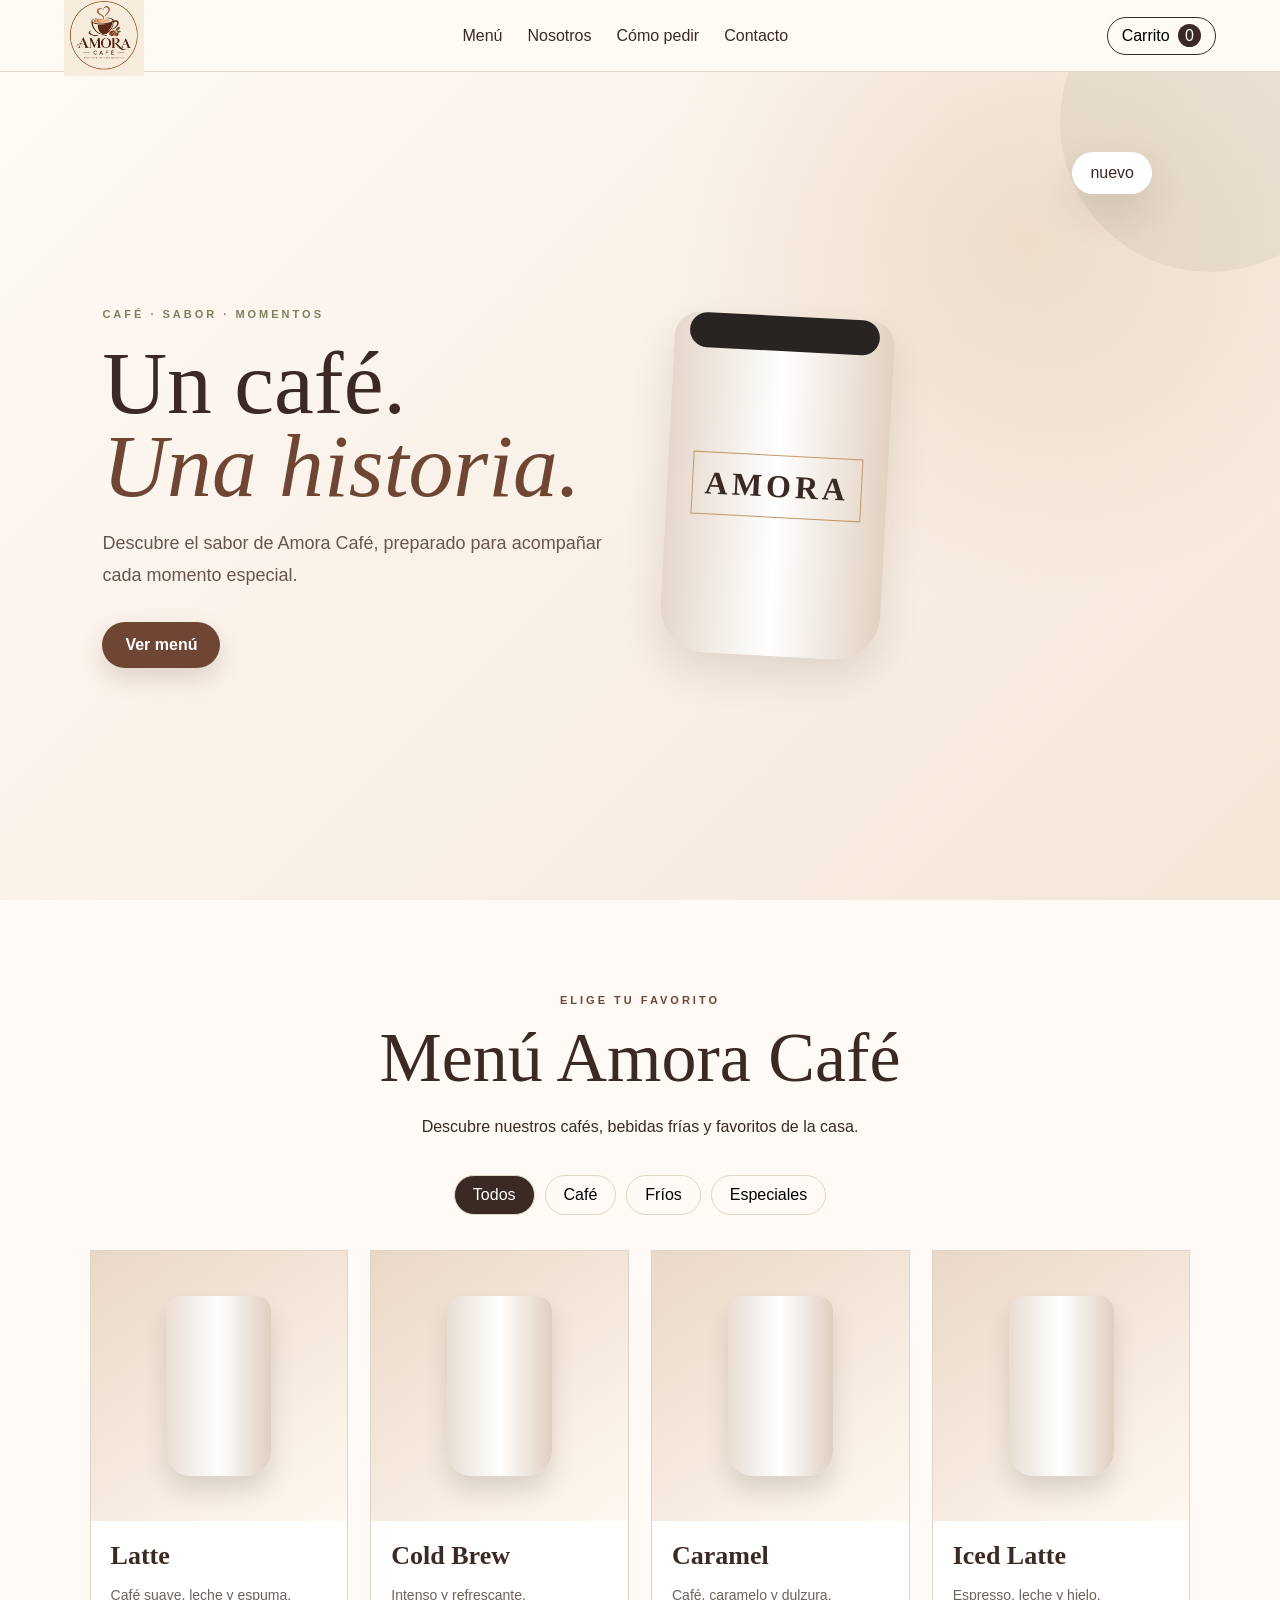
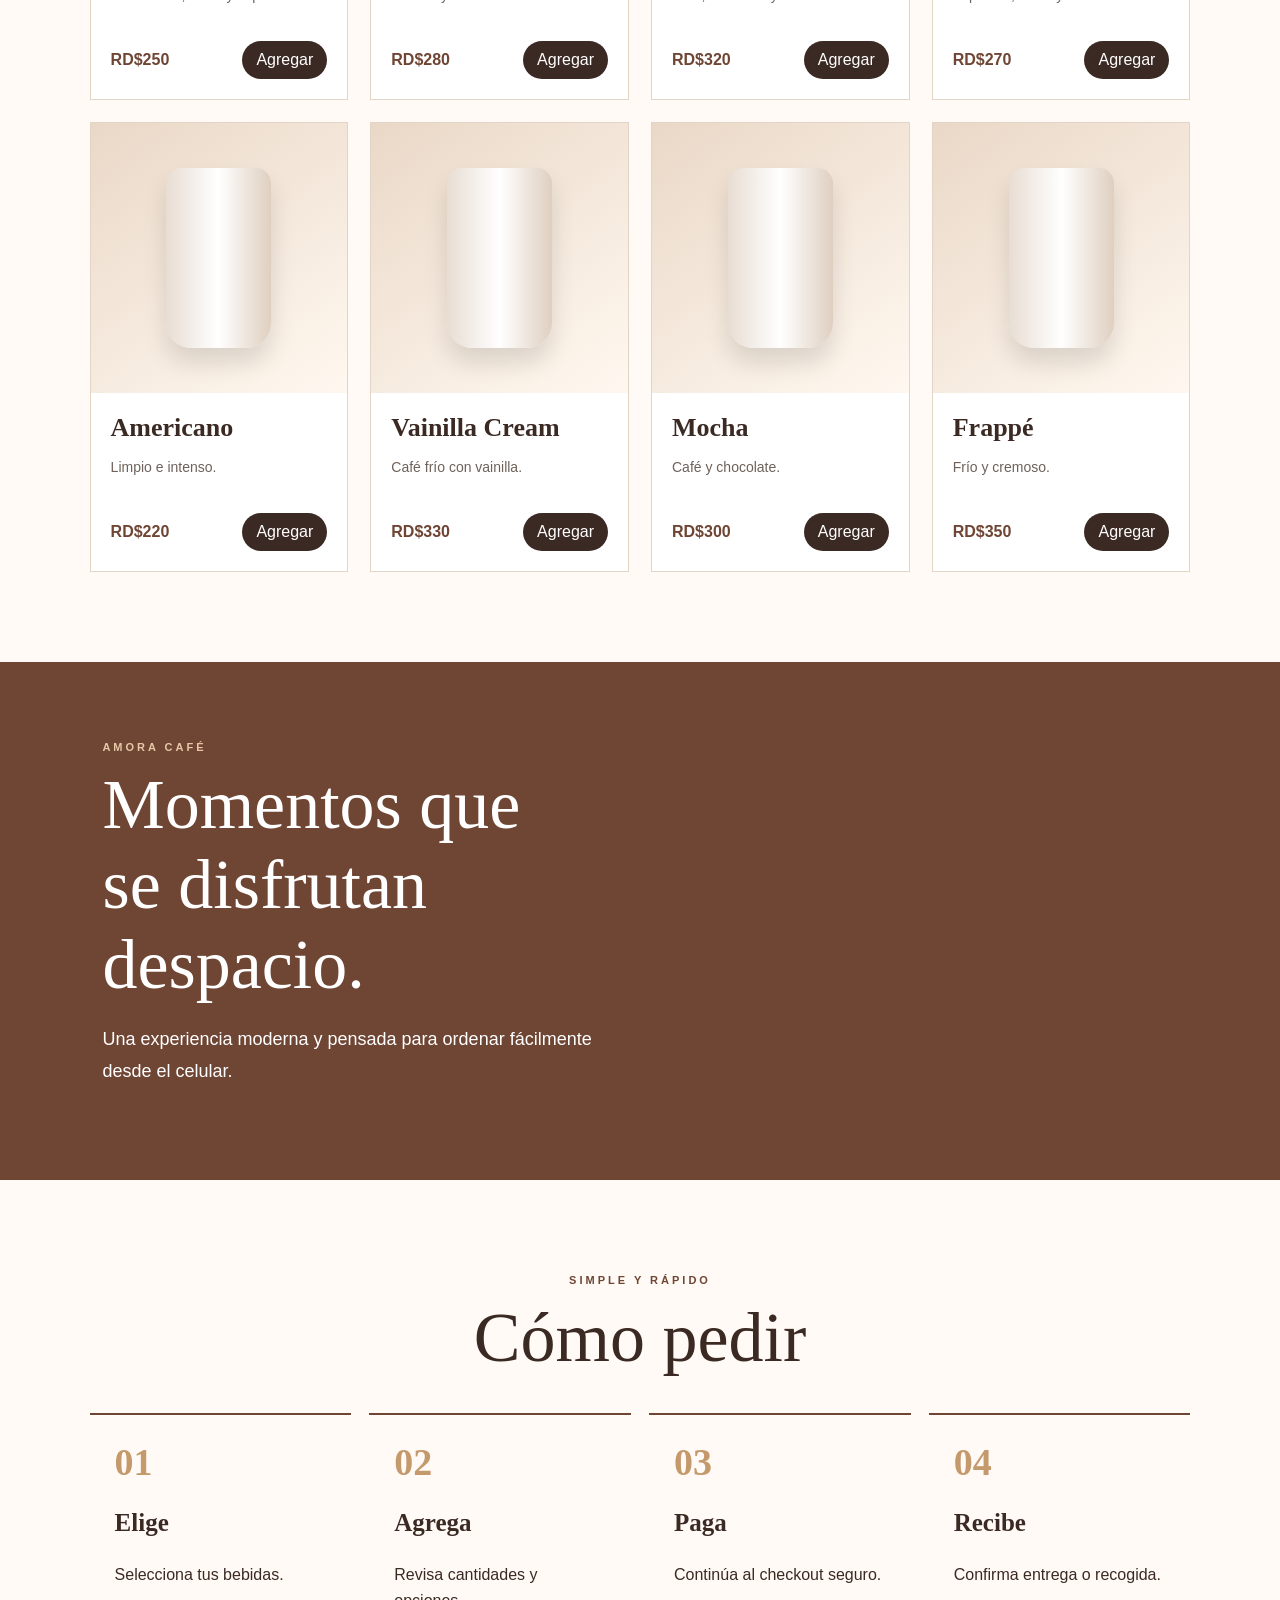
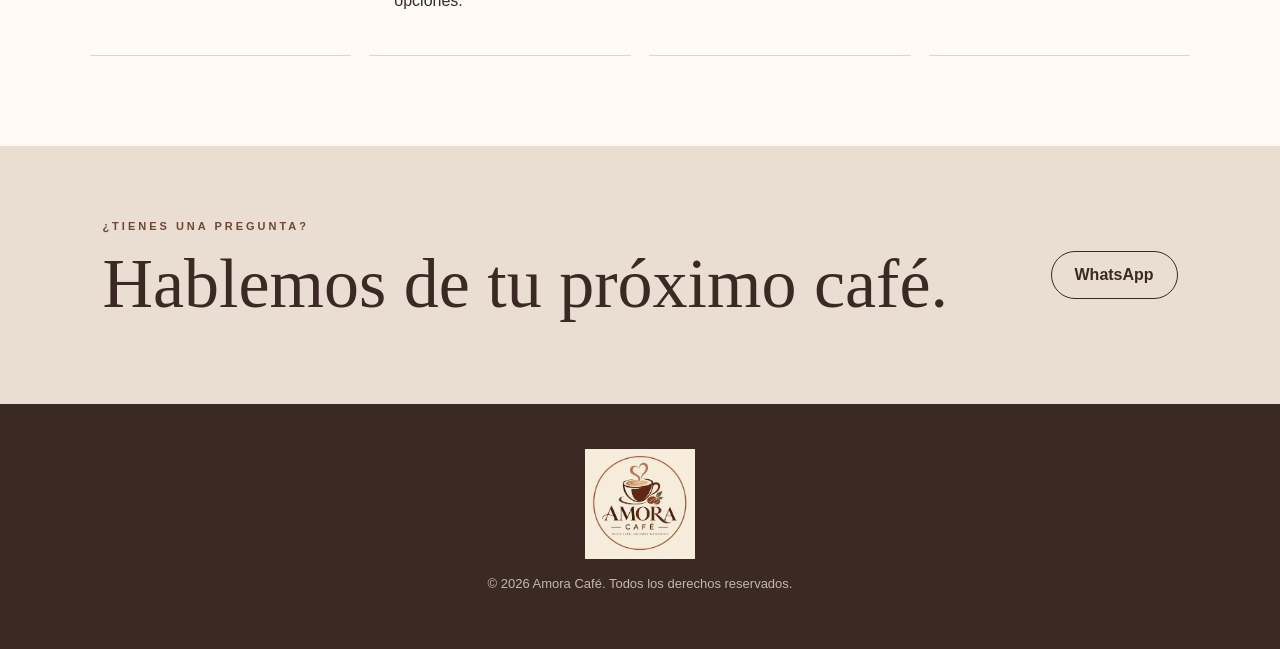
<file: index.html>
<!doctype html>
<html lang="es">
<head>
<meta charset="UTF-8">
<meta name="viewport" content="width=device-width, initial-scale=1.0">
<title>AMORA CAFÉ | Café para llevar</title>
<link rel="stylesheet" href="styles.css">
</head>
<body>
<header class="header">
  <a href="#inicio"><img src="amora-logo.png" class="logo" alt="Amora Café"></a>
  <nav id="nav"><a href="#menu">Menú</a><a href="#nosotros">Nosotros</a><a href="#como-pedir">Cómo pedir</a><a href="#contacto">Contacto</a></nav>
  <button id="cartBtn" class="cart-btn">Carrito <span id="count">0</span></button>
  <button id="menuBtn" class="menu-btn">☰</button>
</header>

<main>
<section class="hero" id="inicio">
  <div>
    <small>CAFÉ · SABOR · MOMENTOS</small>

<h1>Un café.<br><i>Una historia.</i></h1>

<p>
  Descubre el sabor de Amora Café,
  preparado para acompañar cada momento especial.
</p>
    <a class="btn dark" href="#menu">Ver menú</a>
  </div>
  <div class="hero-cup"><div class="cup"><b>AMORA</b></div><span>nuevo</span></div>
</section>

<section class="section" id="menu">
  <div class="heading"><small>ELIGE TU FAVORITO</small><h2>Menú Amora Café</h2>
<p>Descubre nuestros cafés, bebidas frías y favoritos de la casa.</p></div>
  <div class="filters">
    <button data-cat="todos" class="active">Todos</button>
    <button data-cat="cafe">Café</button>
    <button data-cat="frio">Fríos</button>
    <button data-cat="especial">Especiales</button>
  </div>
  <div id="products" class="products"></div>
</section>

<section class="banner" id="nosotros">
  <div><small>AMORA CAFÉ</small>
<h2>Momentos que<br>se disfrutan despacio.</h2>
  <p>Una experiencia moderna y pensada para ordenar fácilmente desde el celular.</p>
</section>

<section class="section" id="como-pedir">
  <div class="heading"><small>SIMPLE Y RÁPIDO</small><h2>Cómo pedir</h2></div>
  <div class="steps">
    <article><b>01</b><h3>Elige</h3><p>Selecciona tus bebidas.</p></article>
    <article><b>02</b><h3>Agrega</h3><p>Revisa cantidades y opciones.</p></article>
    <article><b>03</b><h3>Paga</h3><p>Continúa al checkout seguro.</p></article>
    <article><b>04</b><h3>Recibe</h3><p>Confirma entrega o recogida.</p></article>
  </div>
</section>

<section class="contact" id="contacto"><div><small>¿TIENES UNA PREGUNTA?</small><h2>Hablemos de tu próximo café.</h2></div><a class="btn light" href="#">WhatsApp</a></section>
</main>

<footer>
  <img src="amora-logo.png" alt="Amora Café">
  <p>© 2026 Amora Café. Todos los derechos reservados.</p>
</footer>

<div id="overlay"></div>
<aside id="cart">
  <button id="closeCart" class="close">×</button>
  <h2>Tu carrito</h2>
  <div id="items"></div>
  <div class="total"><span>Total</span><b id="total">RD$0</b></div>
  <button id="checkout" class="btn dark full">Continuar al pago</button>
  <p class="note">El pago real se conectará con el proveedor elegido por el negocio.</p>
</aside>

<div id="modal">
  <div class="modal-box">
    <button id="closeModal" class="close">×</button>
    <small>CHECKOUT</small><h2>Completa tu pedido</h2>
    <form id="form">
      <input required placeholder="Nombre">
      <input required placeholder="Teléfono">
      <select><option>Recoger en tienda</option><option>Entrega a domicilio</option></select>
      <input placeholder="Dirección">
      <button class="btn dark full">Ir al pago</button>
    </form>
    <p class="note">Aquí conectaremos AZUL, CardNET u otro proveedor de pago.</p>
  </div>
</div>
<script src="script.js"></script>
</body>
</html>
</file>
<file: styles.css>
/* =========================================================
   MOKA — ESTILOS PRINCIPALES
   ========================================================= */

/* ---------- 1. VARIABLES ---------- */
:root {
    --dark: #3b2923;
    --coffee: #6f4534;
    --cream: #f4e7d8;
    --paper: #fffaf5;
    --gold: #c49a6c;
    --green: #7b8061;
    --line: #e3d5c6;

    --font-title: Georgia, "Times New Roman", serif;
    --font-body: "Arial", sans-serif;

    --shadow: 0 18px 40px rgba(59, 41, 35, 0.12);
}


/* ---------- 2. RESET / BASE ---------- */
* {
    box-sizing: border-box;
}

html {
    scroll-behavior: smooth;
}

body {
    margin: 0;
    background: var(--paper);
    color: var(--dark);
    font-family: var(--font-body);
}

button,
input,
select {
    font: inherit;
}

button {
    cursor: pointer;
}

a {
    color: inherit;
}


/* =========================================================
   3. HEADER
   ========================================================= */

.header {
    position: sticky;
    top: 0;
    z-index: 20;

    height: 72px;
    padding: 8px 5%;

    display: flex;
    align-items: center;
    justify-content: space-between;

    background: rgba(255, 250, 244, 0.94);
    backdrop-filter: blur(10px);

    border-bottom: 1px solid var(--line);
}

.logo {
    width: 80px;
    display: block;
}

.header nav {
    display: flex;
    gap: 25px;
}

.header nav a {
    text-decoration: none;
    transition: 0.25s;
}

.header nav a:hover {
    color: var(--coffee);
}

.cart-btn,
.menu-btn {
    border: 1px solid var(--dark);
    background: transparent;
    border-radius: 30px;
    padding: 9px 14px;
}

.cart-btn span {
    background: var(--dark);
    color: white;

    border-radius: 50%;
    padding: 3px 7px;
    margin-left: 4px;
}

.menu-btn {
    display: none;
    font-size: 22px;
}


/* =========================================================
   4. BOTONES
   ========================================================= */

.btn {
    display: inline-block;

    border: 0;
    border-radius: 30px;

    padding: 14px 23px;

    text-decoration: none;
    font-weight: bold;

    transition: 0.25s;
}

.btn:hover {
    transform: translateY(-3px);
}

.btn.dark {
    background: var(--coffee);
    color: white;
    box-shadow: 0 10px 25px rgba(111, 69, 52, 0.20);
}

.btn.dark:hover {
    background: var(--dark);
    transform: translateY(-3px);
}

.btn.light {
    background: transparent;
    color: var(--dark);
    border: 1px solid var(--dark);
}

.btn.full {
    width: 100%;
}


/* =========================================================
   5. TEXTOS GENERALES
   ========================================================= */

.hero small,
.heading small,
.banner small,
.contact small,
.modal-box small {
    display: inline-block;

    color: var(--coffee);

    font-size: 11px;
    font-weight: bold;
    letter-spacing: 3px;
}

.heading {
    max-width: 650px;
    margin: 0 auto 35px;

    text-align: center;
}

.heading h2,
.banner h2,
.contact h2 {
    margin: 10px 0;

    font-family: var(--font-title);
    font-size: clamp(42px, 6vw, 70px);
    font-weight: 400;
}

.heading p {
    line-height: 1.6;
}


/* =========================================================
   6. HERO
   ========================================================= */

.hero {
    min-height: calc(100vh - 72px);

    display: grid;
    grid-template-columns: 1.05fr 0.95fr;
    align-items: center;

    padding: 80px 8%;

    background:
        radial-gradient(circle at 80% 20%, rgba(196, 154, 108, 0.22), transparent 30%),
        linear-gradient(135deg, #fffaf5 0%, #f4e7d8 100%);

    position: relative;
    overflow: hidden;
}

.hero::before {
    content: "";
    position: absolute;
    width: 300px;
    height: 300px;
    border-radius: 50%;
    background: rgba(123, 128, 97, 0.10);
    top: -100px;
    right: -80px;
}

.hero h1 {
    margin: 20px 0;

    font-family: var(--font-title);
    font-size: clamp(58px, 7vw, 100px);
    font-weight: 400;
    line-height: 0.92;

    color: var(--dark);
}

.hero h1 i {
    color: var(--coffee);
}

.hero p {
    max-width: 520px;

    margin-bottom: 30px;

    font-size: 18px;
    line-height: 1.8;

    color: #66564d;
}

.hero small {
    color: var(--green);
}

.cup {
    width: 220px;
    height: 340px;

    display: grid;
    place-items: center;

    position: relative;

    border-radius: 25px 25px 45px 45px;

    background: linear-gradient(
        90deg,
        #e5d7ca,
        #ffffff,
        #e2d2c2
    );

    box-shadow: var(--shadow);

    font-family: var(--font-title);
    font-size: 32px;

    transform: rotate(3deg);
}

.cup::before {
    content: "";

    position: absolute;
    top: 0;

    width: 190px;
    height: 35px;

    border-radius: 20px;

    background: #292421;
}

.cup b {
    padding: 12px;

    border: 1px solid var(--gold);

    letter-spacing: 4px;
}

.hero-cup > span {
    position: absolute;

    top: 80px;
    right: 10%;

    padding: 12px 18px;

    background: white;
    border-radius: 30px;

    box-shadow: var(--shadow);
}


/* =========================================================
   7. MENÚ
   ========================================================= */

.section {
    padding: 90px 7%;
}

.filters {
    display: flex;
    justify-content: center;
    gap: 10px;

    flex-wrap: wrap;

    margin-bottom: 35px;
}

.filters button {
    padding: 10px 18px;

    border: 1px solid var(--line);
    border-radius: 30px;

    background: transparent;

    transition: 0.25s;
}

.filters button:hover,
.filters button.active {
    background: var(--dark);
    color: white;
}

.products {
    max-width: 1200px;
    margin: auto;

    display: grid;
    grid-template-columns: repeat(4, 1fr);
    gap: 22px;
}


/* ---------- Tarjeta de producto ---------- */

.product {
    overflow: hidden;

    background: white;

    border: 1px solid var(--line);

    transition: 0.3s;
}

.product:hover {
    transform: translateY(-8px);
    box-shadow: var(--shadow);
}


/* ---------- Imagen / bebida ---------- */

.drink {
    height: 270px;

    display: grid;
    place-items: center;

    background: linear-gradient(
        145deg,
        #ead8c7,
        #fff8f0
    );
}

.drink div {
    width: 105px;
    height: 180px;

    display: grid;
    place-items: center;

    border-radius: 15px 15px 25px 25px;

    background: linear-gradient(
        90deg,
        #e8ddd3,
        #ffffff,
        #dfcfc0
    );

    box-shadow: 0 15px 25px rgba(0, 0, 0, 0.12);

    font-family: var(--font-title);
    font-size: 18px;

    transition: 0.4s;
}

.product:hover .drink div {
    transform: scale(1.08) rotate(2deg);
}


/* ---------- Información del producto ---------- */

.info {
    padding: 20px;
}

.info h3 {
    margin: 0 0 7px;

    font-family: var(--font-title);
    font-size: 26px;
}

.info p {
    min-height: 42px;

    color: #6e625a;

    font-size: 14px;
    line-height: 1.5;
}

.bottom {
    display: flex;
    align-items: center;
    justify-content: space-between;
    gap: 10px;
}

.price {
    color: var(--coffee);
    font-weight: bold;
}

.add {
    padding: 10px 14px;

    border: 0;
    border-radius: 25px;

    background: var(--dark);
    color: white;
}


/* =========================================================
   8. SECCIÓN DESTACADA
   ========================================================= */

.banner {
    display: grid;
    grid-template-columns: 1fr 1fr;
    gap: 50px;

    padding: 75px 8%;

    background: var(--coffee);
    color: white;
}

.banner small {
    color: #e6c8a7;
}

.banner p {
    align-self: center;

    font-size: 18px;
    line-height: 1.8;
}


/* =========================================================
   9. CÓMO PEDIR
   ========================================================= */

.steps {
    max-width: 1150px;
    margin: auto;

    display: grid;
    grid-template-columns: repeat(4, 1fr);
    gap: 18px;
}

.steps article {
    padding: 25px;

    border-top: 2px solid var(--coffee);
    border-bottom: 1px solid var(--line);
}

.steps b {
    color: var(--gold);

    font-family: var(--font-title);
    font-size: 38px;
}

.steps h3 {
    font-family: var(--font-title);
    font-size: 25px;
}

.steps p {
    line-height: 1.6;
}


/* =========================================================
   10. CONTACTO
   ========================================================= */

.contact {
    display: flex;
    align-items: center;
    justify-content: space-between;
    gap: 25px;

    padding: 70px 8%;

    background: #eaded2;
}


/* =========================================================
   11. FOOTER
   ========================================================= */

footer {
    padding: 45px 20px;
    background: var(--dark);
    color: var(--cream);
    text-align: center;
}

footer img {
    width: 110px;
    filter: none;
}

footer p {
    font-size: 13px;
    opacity: 0.75;
}


/* =========================================================
   12. CARRITO
   ========================================================= */

#overlay {
    display: none;

    position: fixed;
    inset: 0;
    z-index: 30;

    background: rgba(0, 0, 0, 0.4);
}

#cart {
    position: fixed;
    top: 0;
    right: 0;
    z-index: 40;

    width: min(430px, 100%);
    height: 100vh;

    padding: 25px;

    overflow-y: auto;

    background: var(--paper);

    transform: translateX(100%);
    transition: 0.3s;
}

body.cart-open #overlay {
    display: block;
}

body.cart-open #cart {
    transform: translateX(0);
}

.close {
    float: right;

    border: 0;
    background: none;

    font-size: 32px;
}

.cart-row {
    display: flex;
    justify-content: space-between;
    gap: 12px;

    padding: 15px 0;

    border-bottom: 1px solid var(--line);
}

.qty {
    display: flex;
    align-items: center;
    gap: 8px;

    margin-top: 8px;
}

.qty button {
    width: 28px;
    height: 28px;

    border: 1px solid var(--line);
    border-radius: 50%;

    background: white;
}

.total {
    display: flex;
    justify-content: space-between;

    margin: 25px 0;

    font-size: 20px;
}

.note {
    color: #746a62;

    font-size: 12px;
    line-height: 1.5;
}


/* =========================================================
   13. CHECKOUT
   ========================================================= */

#modal {
    display: none;
    place-items: center;

    position: fixed;
    inset: 0;
    z-index: 50;

    padding: 20px;

    background: rgba(0, 0, 0, 0.5);
}

.modal-box {
    width: min(520px, 100%);

    padding: 32px;

    border-radius: 18px;

    background: var(--paper);
}

.modal-box h2 {
    font-family: var(--font-title);
    font-size: 42px;
    font-weight: 400;
}

.modal-box form {
    display: grid;
    gap: 13px;
}

.modal-box input,
.modal-box select {
    width: 100%;

    padding: 13px;

    border: 1px solid var(--line);
    border-radius: 9px;

    background: white;
}


/* =========================================================
   14. TABLET
   ========================================================= */

@media (max-width: 900px) {

    .products {
        grid-template-columns: repeat(2, 1fr);
    }

    .steps {
        grid-template-columns: repeat(2, 1fr);
    }

}


/* =========================================================
   15. CELULARES
   ========================================================= */

@media (max-width: 700px) {

    .header {
        height: 72px;
    }

    .header nav {
        display: none;

        position: absolute;
        top: 72px;
        left: 0;
        right: 0;

        flex-direction: column;
        gap: 18px;

        padding: 20px;

        background: var(--paper);

        border-bottom: 1px solid var(--line);
    }

    .header nav.open {
        display: flex;
    }

    .menu-btn {
        display: block;
    }

    .cart-btn {
        margin-left: auto;
        margin-right: 10px;
    }

    .hero {
        grid-template-columns: 1fr;

        padding: 55px 7%;

        text-align: center;
    }

    .hero p {
        margin: 0 auto 25px;
    }

    .hero-cup {
        min-height: 360px;
    }

    .products {
        grid-template-columns: 1fr;
    }

    .banner,
    .contact {
        display: grid;
        grid-template-columns: 1fr;
    }

    .steps {
        grid-template-columns: 1fr;
    }

    .section {
        padding: 70px 6%;
    }

}
</file>
